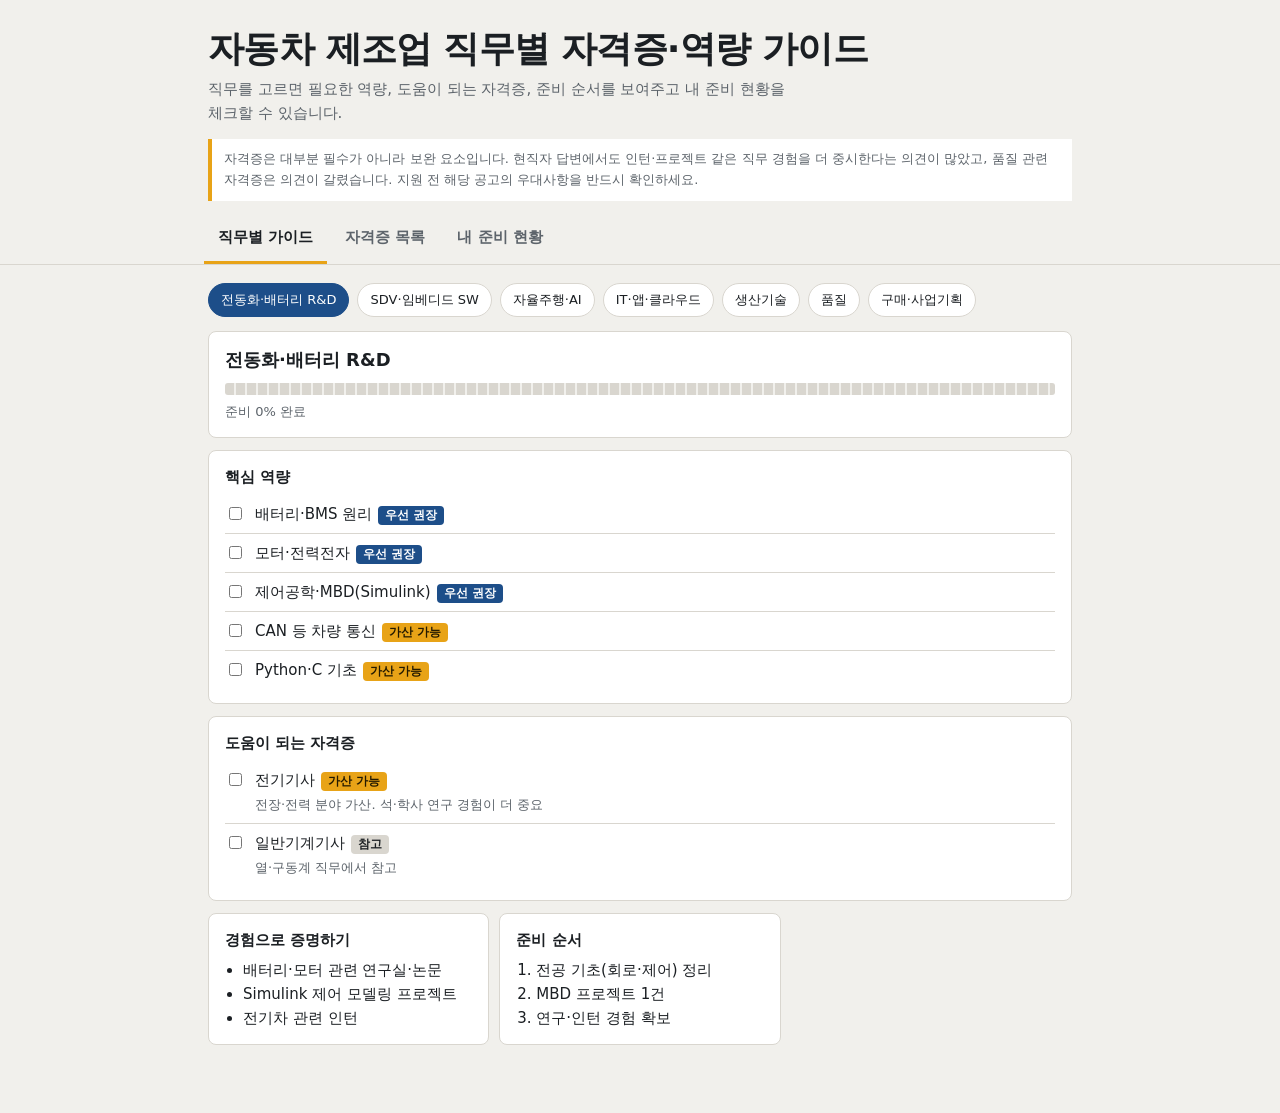
<file: public/assets/aistudio/_______________________9594e03c.html>
<!DOCTYPE html>
<html lang="ko">
<head>
<meta charset="utf-8">
<meta name="viewport" content="width=device-width, initial-scale=1, viewport-fit=cover">
<title>자동차 제조업 직무별 자격증·역량 가이드</title>
<style>
:root{--bg:#f1f0ec;--sf:#fff;--ink:#1b1f23;--mute:#5d646b;--line:#d9d6cf;--ac:#1d4e89;--acink:#fff;--sig:#e8a317;--ok:#2e7d4f;box-sizing:border-box;padding-top:env(safe-area-inset-top,0px);padding-bottom:env(safe-area-inset-bottom,0px);color-scheme:light}
@media (prefers-color-scheme:dark){:root:not([data-theme="light"]){--bg:#14171a;--sf:#1d2226;--ink:#e9ecef;--mute:#9aa3ab;--line:#2f363c;--ac:#6fa8e8;--acink:#0a1a2c;--sig:#f0b530;--ok:#59c07f;color-scheme:dark}}
:root[data-theme="dark"]{--bg:#14171a;--sf:#1d2226;--ink:#e9ecef;--mute:#9aa3ab;--line:#2f363c;--ac:#6fa8e8;--acink:#0a1a2c;--sig:#f0b530;--ok:#59c07f;color-scheme:dark}
html{scroll-padding-top:calc(env(safe-area-inset-top,0px) + 60px)}
*{box-sizing:border-box}
body{margin:0;background:var(--bg);color:var(--ink);font:15px/1.6 "Apple SD Gothic Neo","Noto Sans KR","Malgun Gothic",system-ui,sans-serif}
body::before{content:"";position:fixed;inset:0 0 auto;height:env(safe-area-inset-top,0px);background:var(--bg);z-index:10}
header,main{max-width:900px;margin:0 auto;padding:0 18px}
header{padding-top:26px}
h1{font-size:clamp(25px,5vw,36px);line-height:1.25;margin:0 0 6px;font-weight:800;letter-spacing:-.02em}
.sub{margin:0;color:var(--mute);max-width:62ch}
.note{margin:14px 0 0;padding:10px 12px;border-left:4px solid var(--sig);background:var(--sf);font-size:13px;color:var(--mute)}
nav{position:sticky;top:env(safe-area-inset-top,0px);z-index:11;background:var(--bg);border-bottom:1px solid var(--line);margin-top:12px}
.tabs{max-width:900px;margin:0 auto;padding:0 14px;display:flex;gap:4px;overflow-x:auto}
.tabs button{appearance:none;border:0;background:none;color:var(--mute);font:inherit;font-weight:700;padding:12px 14px;cursor:pointer;border-bottom:3px solid transparent;white-space:nowrap}
.tabs button[aria-selected="true"]{color:var(--ink);border-bottom-color:var(--sig)}
button:focus-visible,input:focus-visible{outline:3px solid var(--ac);outline-offset:2px}
main{padding-top:18px;padding-bottom:56px}
.chips{display:flex;gap:8px;flex-wrap:wrap;margin-bottom:14px}
.chip{border:1px solid var(--line);background:var(--sf);color:var(--ink);font:inherit;font-size:13px;padding:6px 12px;border-radius:999px;cursor:pointer}
.chip[aria-pressed="true"]{background:var(--ac);color:var(--acink);border-color:var(--ac)}
.box{background:var(--sf);border:1px solid var(--line);border-radius:8px;padding:14px 16px;margin-bottom:12px}
h2{font-size:18px;margin:0 0 4px}
h3{font-size:15px;margin:0 0 6px}
.mute{color:var(--mute);font-size:13px}
.row{display:flex;gap:10px;align-items:flex-start;padding:7px 0;border-top:1px solid var(--line)}
.row:first-of-type{border-top:0}
.row input{margin-top:5px;accent-color:var(--ac)}
.row .t{flex:1}
.bd{display:inline-block;font-size:11.5px;font-weight:700;padding:0 7px;border-radius:4px;margin-left:6px;background:var(--line);color:var(--ink)}
.bd.p1{background:var(--ac);color:var(--acink)}
.bd.p2{background:var(--sig);color:#241a00}
.prog{height:12px;background:var(--line);border-radius:3px;overflow:hidden;margin:8px 0 4px;background-image:repeating-linear-gradient(90deg,transparent 0 9px,var(--bg) 9px 11px)}
.prog i{display:block;height:100%;background:var(--ok);transition:width .3s}
ol{margin:6px 0 0;padding-left:20px}
.grid{display:grid;grid-template-columns:repeat(auto-fill,minmax(250px,1fr));gap:10px}
@media (prefers-reduced-motion:reduce){.prog i{transition:none}}
</style>
</head>
<body>
<header>
  <h1>자동차 제조업 직무별 자격증·역량 가이드</h1>
  <p class="sub">직무를 고르면 필요한 역량, 도움이 되는 자격증, 준비 순서를 보여주고 내 준비 현황을 체크할 수 있습니다.</p>
  <p class="note">자격증은 대부분 필수가 아니라 보완 요소입니다. 현직자 답변에서도 인턴·프로젝트 같은 직무 경험을 더 중시한다는 의견이 많았고, 품질 관련 자격증은 의견이 갈렸습니다. 지원 전 해당 공고의 우대사항을 반드시 확인하세요.</p>
</header>
<nav><div class="tabs" role="tablist">
  <button role="tab" data-t="role" aria-selected="true">직무별 가이드</button>
  <button role="tab" data-t="cert" aria-selected="false">자격증 목록</button>
  <button role="tab" data-t="me" aria-selected="false">내 준비 현황</button>
</div></nav>
<main id="v"></main>
<script>
const P={1:"우선 권장",2:"가산 가능",3:"참고"};
const R={
 ev:{n:"전동화·배터리 R&D",sk:[["배터리·BMS 원리",1],["모터·전력전자",1],["제어공학·MBD(Simulink)",1],["CAN 등 차량 통신",2],["Python·C 기초",2]],
  ce:[["전기기사",2,"전장·전력 분야 가산. 석·학사 연구 경험이 더 중요"],["일반기계기사",3,"열·구동계 직무에서 참고"]],
  ex:["배터리·모터 관련 연구실·논문","Simulink 제어 모델링 프로젝트","전기차 관련 인턴"],rd:["전공 기초(회로·제어) 정리","MBD 프로젝트 1건","연구·인턴 경험 확보"]},
 sdv:{n:"SDV·임베디드 SW",sk:[["C/C++",1],["임베디드·제어기 SW",1],["AUTOSAR 개념",1],["RTOS·Linux",2],["Git·CI/CD",2],["ISO 26262 기초",2]],
  ce:[["정보처리기사",2,"CS 기본기 증빙. 공고 우대사항 확인"],["ISO 26262·ASPICE 교육/인증",3,"민간·국제 과정. 필수 아님, 이해도 어필용"],["리눅스마스터",3,"리눅스 환경 경험 보완"]],
  ex:["MCU 기반 제어 프로젝트","자작차·로봇·자율주행 동아리","AUTOSAR 실습 경험"],rd:["C/C++·자료구조 다지기","MCU·RTOS 프로젝트","AUTOSAR·기능안전 개념 학습"]},
 ad:{n:"자율주행·AI",sk:[["Python·C++",1],["ROS/ROS2",1],["딥러닝·센서 융합",1],["Linux 개발환경",2],["수학·확률통계",2]],
  ce:[["ADsP·빅데이터분석기사",3,"데이터 기본기. 직무 직접성은 낮음"],["정보처리기사",3,"SW 기본기 보완"]],
  ex:["ROS 기반 프로젝트","자율주행 대회·동아리","논문·오픈소스 기여"],rd:["Python·수학 기초","ROS2 + 인지/계획 프로젝트","포트폴리오 정리"]},
 it:{n:"IT·앱·클라우드",sk:[["백엔드(Java/Spring·Python)",1],["프론트·앱 개발",2],["SQL·DB",1],["클라우드·DevOps",2],["보안 기초",2]],
  ce:[["정보처리기사",2,"IT 직군 기본 증빙"],["SQLD",3,"데이터·DB 역량 보완"],["클라우드 자격(AWS 등)",3,"클라우드 직무 가산"]],
  ex:["서비스 개발 프로젝트·배포","코딩테스트","인포테인먼트·모빌리티 서비스 사례 분석"],rd:["언어 1개 + 프레임워크","프로젝트 배포","코딩테스트 준비"]},
 mt:{n:"생산기술",sk:[["공정 설계·설비 이해",1],["PLC·자동화",2],["스마트팩토리·로봇",2],["안전·품질 기초",2],["원가·효율 분석",2]],
  ce:[["산업안전기사",1,"현직자 답변에서 가장 많이 추천(현장·안전 어필)"],["일반기계기사",2,"기계 직무 범용성"],["공조냉동기계기사",3,"현직자가 대안으로 언급"],["전기기사",3,"설비·전기 제어 보완"],["자동차정비기능사",3,"기능사는 가치가 크지 않다는 의견도 있음"]],
  ex:["현장실습·인턴","자동화·로봇 프로젝트","공정개선(개선안 수치화)"],rd:["산업안전기사 준비","PLC·설비 프로젝트","현장 경험 확보"]},
 qa:{n:"품질",sk:[["통계적 품질관리(SPC)",1],["FMEA·8D·PPAP",1],["IATF 16949·ISO 9001 이해",1],["데이터 분석(엑셀·Minitab)",2],["자동차 구조·부품 이해",2]],
  ce:[["품질경영기사",2,"의견 갈림: 자동차엔 큰 도움 안 된다는 답변과 유리하다는 답변이 공존"],["6시그마 GB/BB",2,"BB 수준 권장 의견, 효용이 낮다는 의견도 있음"],["ADsP",3,"데이터 기초 증빙"],["IATF 16949·ISO 9001 교육",2,"현직자가 실무 연관 교육으로 추천"],["전기기사",3,"전장 품질 직무에서 가산"]],
  ex:["품질 관련 인턴·현장실습","품질 개선 프로젝트(수치화)","자동차 부품 불량 사례 분석"],rd:["SPC·통계 기초","IATF·FMEA 학습","인턴·프로젝트 확보"]},
 bz:{n:"구매·사업기획",sk:[["원가·협상·공급망",1],["데이터·엑셀 분석",1],["영어·글로벌 소통",1],["시장·산업 분석",2],["재무·손익 이해",2]],
  ce:[["어학(OPIc IH 이상 등)",1,"현직자 답변에서 어학 점수 언급"],["컴퓨터활용능력",3,"문서·데이터 기본기"],["ADsP",3,"데이터 기초"],["무역·물류 관련 자격",3,"글로벌 사업·구매 보완(일반 정보)"]],
  ex:["공급망·원가 분석 프로젝트","해외 경험·교환학생","산업 리포트 작성"],rd:["어학 점수 확보","엑셀·데이터 분석","산업·기업 분석 글 작성"]}
};
const $=s=>document.querySelector(s),v=$("#v");
let tab="role",rk="ev",cf=0,chk={};
try{chk=JSON.parse(localStorage.getItem("chk")||"{}")}catch(e){chk={}}
const save=()=>{try{localStorage.setItem("chk",JSON.stringify(chk))}catch(e){}};
const bd=p=>`<span class="bd p${p}">${P[p]}</span>`;
const id=(k,g,i)=>`${k}.${g}.${i}`;
function items(k){const r=R[k];return[...r.sk.map((s,i)=>[id(k,"s",i)]),...r.ce.map((s,i)=>[id(k,"c",i)])].map(a=>a[0])}
function pct(k){const a=items(k);return Math.round(a.filter(x=>chk[x]).length/a.length*100)}
function row(k,g,i,label,p,extra){const d=id(k,g,i);return `<label class="row"><input type="checkbox" data-c="${d}" ${chk[d]?"checked":""}><span class="t">${label}${p?bd(p):""}${extra?`<br><span class="mute">${extra}</span>`:""}</span></label>`}
function role(){
 const r=R[rk];
 return `<div class="chips">${Object.entries(R).map(([k,x])=>`<button class="chip" data-r="${k}" aria-pressed="${rk===k}">${x.n}</button>`).join("")}</div>
 <div class="box"><h2>${r.n}</h2><div class="prog"><i style="width:${pct(rk)}%"></i></div><span class="mute">준비 ${pct(rk)}% 완료</span></div>
 <div class="box"><h3>핵심 역량</h3>${r.sk.map((s,i)=>row(rk,"s",i,s[0],s[1])).join("")}</div>
 <div class="box"><h3>도움이 되는 자격증</h3>${r.ce.map((c,i)=>row(rk,"c",i,c[0],c[1],c[2])).join("")}</div>
 <div class="grid"><div class="box"><h3>경험으로 증명하기</h3><ul style="margin:0;padding-left:18px">${r.ex.map(x=>`<li>${x}</li>`).join("")}</ul></div>
 <div class="box"><h3>준비 순서</h3><ol>${r.rd.map(x=>`<li>${x}</li>`).join("")}</ol></div></div>`;
}
function cert(){
 const all=Object.entries(R).flatMap(([k,r])=>r.ce.map(c=>({n:c[0],p:c[1],m:c[2],j:r.n})));
 const m={};all.forEach(a=>{(m[a.n]=m[a.n]||{n:a.n,p:a.p,m:a.m,j:[]});m[a.n].p=Math.min(m[a.n].p,a.p);m[a.n].j.push(a.j)});
 const list=Object.values(m).filter(a=>!cf||a.p===cf).sort((a,b)=>a.p-b.p);
 return `<div class="chips">${[0,1,2,3].map(p=>`<button class="chip" data-p="${p}" aria-pressed="${cf===p}">${p?P[p]:"전체"}</button>`).join("")}</div>`+
 list.map(a=>`<div class="box"><h3>${a.n}${bd(a.p)}</h3><p class="mute" style="margin:0 0 4px">관련 직무: ${a.j.join(", ")}</p><p style="margin:0">${a.m}</p></div>`).join("")+
 `<p class="mute">우선도는 직무별 최고 등급 기준입니다. 현직자 답변과 일반 정보를 종합한 참고용이며 공고 우대사항이 우선입니다.</p>`;
}
function me(){
 return `<div class="box"><h2>직무별 준비 현황</h2>${Object.entries(R).map(([k,r])=>`<div style="margin-top:12px"><b>${r.n}</b> <span class="mute">${pct(k)}%</span><div class="prog"><i style="width:${pct(k)}%"></i></div></div>`).join("")}
 <p class="mute">체크 상태는 이 브라우저에만 저장됩니다.</p><button class="chip" id="rs">전체 초기화</button></div>`;
}
function render(){
 v.innerHTML=tab==="role"?role():tab==="cert"?cert():me();
 document.querySelectorAll(".tabs button").forEach(b=>b.setAttribute("aria-selected",b.dataset.t===tab));
}
document.addEventListener("click",e=>{
 const t=e.target.closest("[data-t],[data-r],[data-p],#rs");if(!t)return;
 if(t.dataset.t)tab=t.dataset.t;
 if(t.dataset.r)rk=t.dataset.r;
 if(t.dataset.p!==undefined)cf=+t.dataset.p;
 if(t.id==="rs"){chk={};save()}
 render();
});
document.addEventListener("change",e=>{
 const c=e.target.dataset.c;if(!c)return;
 chk[c]=e.target.checked;save();
 const f=document.querySelector(".prog i");if(f){f.style.width=pct(rk)+"%";f.parentNode.nextElementSibling.textContent="준비 "+pct(rk)+"% 완료"}
});
render();
</script>
</body>
</html>
</file>
